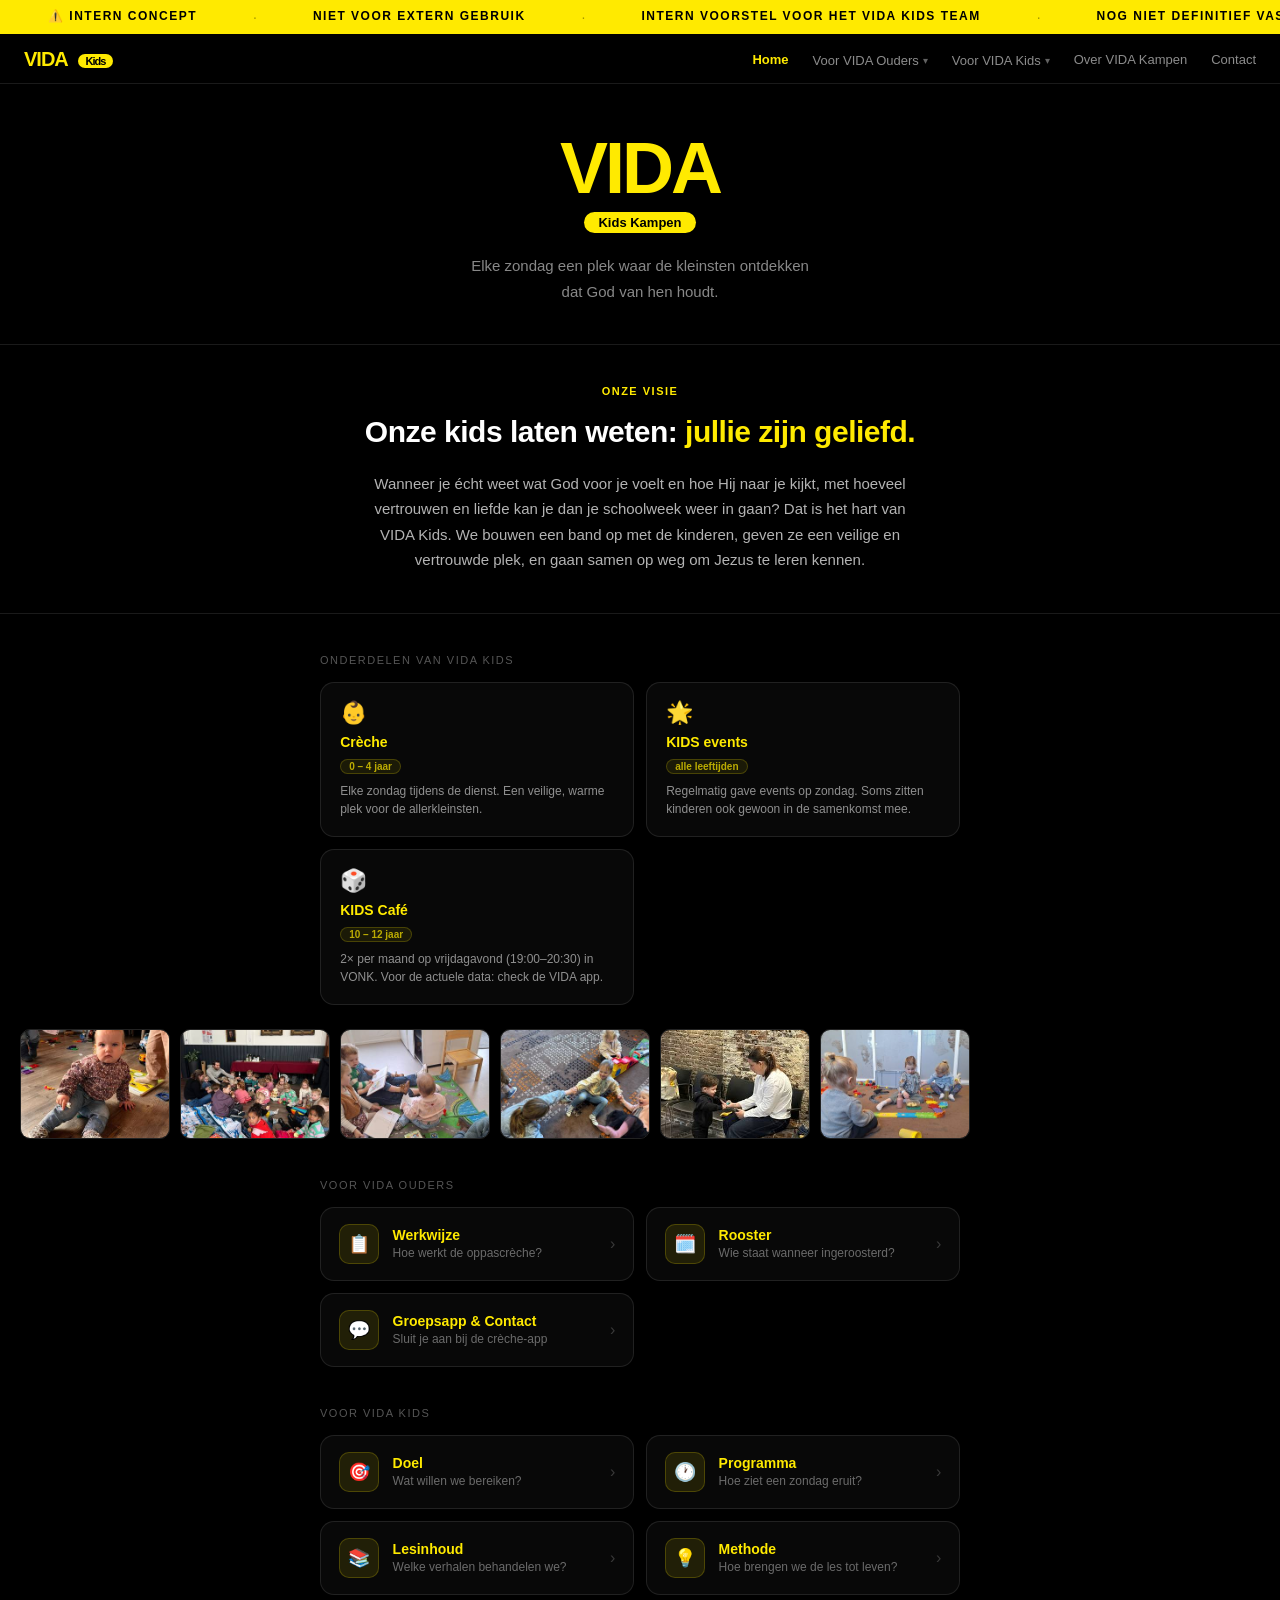
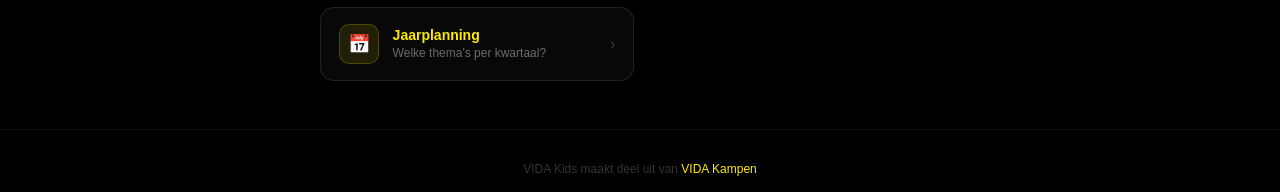
<file: index.html>
<!DOCTYPE html>
<html lang="nl">
<head>
  <meta charset="UTF-8" />
  <meta name="viewport" content="width=device-width, initial-scale=1.0" />
  <title>VIDA Kids Kampen</title>
  <meta name="description" content="VIDA Kids Kampen — elke zondag een plek waar de kleinsten ontdekken dat God van hen houdt." />
  <link rel="icon" type="image/png" href="favicon.png" />
  <link rel="apple-touch-icon" href="favicon.png" />
  <link rel="stylesheet" href="styles.css" />
</head>
<body>

  <div class="concept-banner">
    <div class="concept-banner-track">
      <span class="concept-item">⚠️ Intern concept</span><span class="concept-sep">·</span>
      <span class="concept-item">Niet voor extern gebruik</span><span class="concept-sep">·</span>
      <span class="concept-item">Intern voorstel voor het VIDA Kids team</span><span class="concept-sep">·</span>
      <span class="concept-item">Nog niet definitief vastgesteld</span><span class="concept-sep">·</span>
      <span class="concept-item">⚠️ Intern concept</span><span class="concept-sep">·</span>
      <span class="concept-item">Niet voor extern gebruik</span><span class="concept-sep">·</span>
      <span class="concept-item">Intern voorstel voor het VIDA Kids team</span><span class="concept-sep">·</span>
    </div>
  </div>

  <header class="header">
    <a class="header-logo" href="index.html">VIDA <span>Kids</span></a>
    <nav class="nav">
      <a href="index.html" class="nav-link active">Home</a>
      <div class="nav-group">
        <button class="nav-trigger" type="button">Voor VIDA Ouders <span class="nav-arrow">▾</span></button>
        <div class="nav-dropdown">
          <a href="werkwijze.html">Werkwijze</a>
          <a href="rooster.html">Rooster</a>
          <a href="aanmelden.html">Aanmelden</a>
        </div>
      </div>
      <div class="nav-group">
        <button class="nav-trigger" type="button">Voor VIDA Kids <span class="nav-arrow">▾</span></button>
        <div class="nav-dropdown">
          <a href="doel.html">Doel</a>
          <a href="programma.html">Programma</a>
          <a href="lesinhoud.html">Lesinhoud</a>
          <a href="methode.html">Methode</a>
          <a href="jaarplanning.html">Jaarplanning</a>
        </div>
      </div>
      <a href="vida-kampen.html" class="nav-link">Over VIDA Kampen</a>
      <a href="contact.html" class="nav-link">Contact</a>
    </nav>
    <button class="hamburger" type="button" aria-label="Menu" aria-expanded="false">
      <span></span><span></span><span></span>
    </button>
  </header>

  <div class="mobile-menu">
    <a href="index.html" class="active">Home</a>
    <div class="mobile-menu-group">
      <div class="mobile-menu-label">Voor VIDA Ouders</div>
      <a href="werkwijze.html">Werkwijze</a>
      <a href="rooster.html">Rooster</a>
      <a href="aanmelden.html">Aanmelden</a>
    </div>
    <div class="mobile-menu-group">
      <div class="mobile-menu-label">Voor VIDA Kids</div>
      <a href="doel.html">Doel</a>
      <a href="programma.html">Programma</a>
      <a href="lesinhoud.html">Lesinhoud</a>
      <a href="methode.html">Methode</a>
      <a href="jaarplanning.html">Jaarplanning</a>
    </div>
    <a href="vida-kampen.html">Over VIDA Kampen</a>
    <a href="contact.html">Contact</a>
  </div>

  <div class="hero">
    <div class="vida-wordmark">VIDA</div>
    <div><span class="vida-kids-badge">Kids Kampen</span></div>
    <p class="hero-tagline">Elke zondag een plek waar de kleinsten ontdekken dat God van hen houdt.</p>
  </div>

  <div class="visie-section">
    <div class="visie-label">Onze visie</div>
    <h2 class="visie-titel">Onze kids laten weten: <span>jullie zijn geliefd.</span></h2>
    <p class="visie-tekst">Wanneer je écht weet wat God voor je voelt en hoe Hij naar je kijkt, met hoeveel vertrouwen en liefde kan je dan je schoolweek weer in gaan? Dat is het hart van VIDA Kids. We bouwen een band op met de kinderen, geven ze een veilige en vertrouwde plek, en gaan samen op weg om Jezus te leren kennen.</p>
  </div>

  <div class="section">
    <div class="section-label">Onderdelen van VIDA Kids</div>
    <div class="componenten-grid">
      <div class="component-kaart">
        <div class="component-icon">👶</div>
        <div class="component-titel">Crèche</div>
        <span class="component-leeftijd">0 – 4 jaar</span>
        <div class="component-tekst">Elke zondag tijdens de dienst. Een veilige, warme plek voor de allerkleinsten.</div>
      </div>
      <div class="component-kaart">
        <div class="component-icon">🌟</div>
        <div class="component-titel">KIDS events</div>
        <span class="component-leeftijd">alle leeftijden</span>
        <div class="component-tekst">Regelmatig gave events op zondag. Soms zitten kinderen ook gewoon in de samenkomst mee.</div>
      </div>
      <div class="component-kaart">
        <div class="component-icon">🎲</div>
        <div class="component-titel">KIDS Café</div>
        <span class="component-leeftijd">10 – 12 jaar</span>
        <div class="component-tekst">2× per maand op vrijdagavond (19:00–20:30) in VONK. Voor de actuele data: check de VIDA app.</div>
      </div>
    </div>
  </div>

  <div class="foto-strip-wrap">
    <div class="foto-strip">
      <div class="foto-item"><img src="foto1.jpg" alt="VIDA Kids" loading="lazy" /></div>
      <div class="foto-item"><img src="foto2.jpg" alt="VIDA Kids" loading="lazy" /></div>
      <div class="foto-item"><img src="foto3.jpg" alt="VIDA Kids" loading="lazy" /></div>
      <div class="foto-item"><img src="foto4.jpg" alt="VIDA Kids" loading="lazy" /></div>
      <div class="foto-item"><img src="foto5.jpg" alt="VIDA Kids" loading="lazy" /></div>
      <div class="foto-item"><img src="foto6.jpg" alt="VIDA Kids" loading="lazy" /></div>
    </div>
  </div>

  <div class="section">
    <div class="section-label">Voor VIDA Ouders</div>
    <div class="kaarten-grid">
      <a class="kaart" href="werkwijze.html">
        <div class="kaart-icon">📋</div>
        <div>
          <div class="kaart-titel">Werkwijze</div>
          <div class="kaart-beschrijving">Hoe werkt de oppascrèche?</div>
        </div>
        <div class="kaart-arrow">›</div>
      </a>
      <a class="kaart" href="rooster.html">
        <div class="kaart-icon">🗓️</div>
        <div>
          <div class="kaart-titel">Rooster</div>
          <div class="kaart-beschrijving">Wie staat wanneer ingeroosterd?</div>
        </div>
        <div class="kaart-arrow">›</div>
      </a>
      <a class="kaart" href="contact.html">
        <div class="kaart-icon">💬</div>
        <div>
          <div class="kaart-titel">Groepsapp & Contact</div>
          <div class="kaart-beschrijving">Sluit je aan bij de crèche-app</div>
        </div>
        <div class="kaart-arrow">›</div>
      </a>
    </div>
  </div>

  <div class="section">
    <div class="section-label">Voor VIDA Kids</div>
    <div class="kaarten-grid">
      <a class="kaart" href="doel.html">
        <div class="kaart-icon">🎯</div>
        <div>
          <div class="kaart-titel">Doel</div>
          <div class="kaart-beschrijving">Wat willen we bereiken?</div>
        </div>
        <div class="kaart-arrow">›</div>
      </a>
      <a class="kaart" href="programma.html">
        <div class="kaart-icon">🕐</div>
        <div>
          <div class="kaart-titel">Programma</div>
          <div class="kaart-beschrijving">Hoe ziet een zondag eruit?</div>
        </div>
        <div class="kaart-arrow">›</div>
      </a>
      <a class="kaart" href="lesinhoud.html">
        <div class="kaart-icon">📚</div>
        <div>
          <div class="kaart-titel">Lesinhoud</div>
          <div class="kaart-beschrijving">Welke verhalen behandelen we?</div>
        </div>
        <div class="kaart-arrow">›</div>
      </a>
      <a class="kaart" href="methode.html">
        <div class="kaart-icon">💡</div>
        <div>
          <div class="kaart-titel">Methode</div>
          <div class="kaart-beschrijving">Hoe brengen we de les tot leven?</div>
        </div>
        <div class="kaart-arrow">›</div>
      </a>
      <a class="kaart" href="jaarplanning.html">
        <div class="kaart-icon">📅</div>
        <div>
          <div class="kaart-titel">Jaarplanning</div>
          <div class="kaart-beschrijving">Welke thema's per kwartaal?</div>
        </div>
        <div class="kaart-arrow">›</div>
      </a>
    </div>
  </div>

  <footer class="footer">VIDA Kids maakt deel uit van <span>VIDA Kampen</span></footer>

  <script src="script.js"></script>
</body>
</html>
</file>
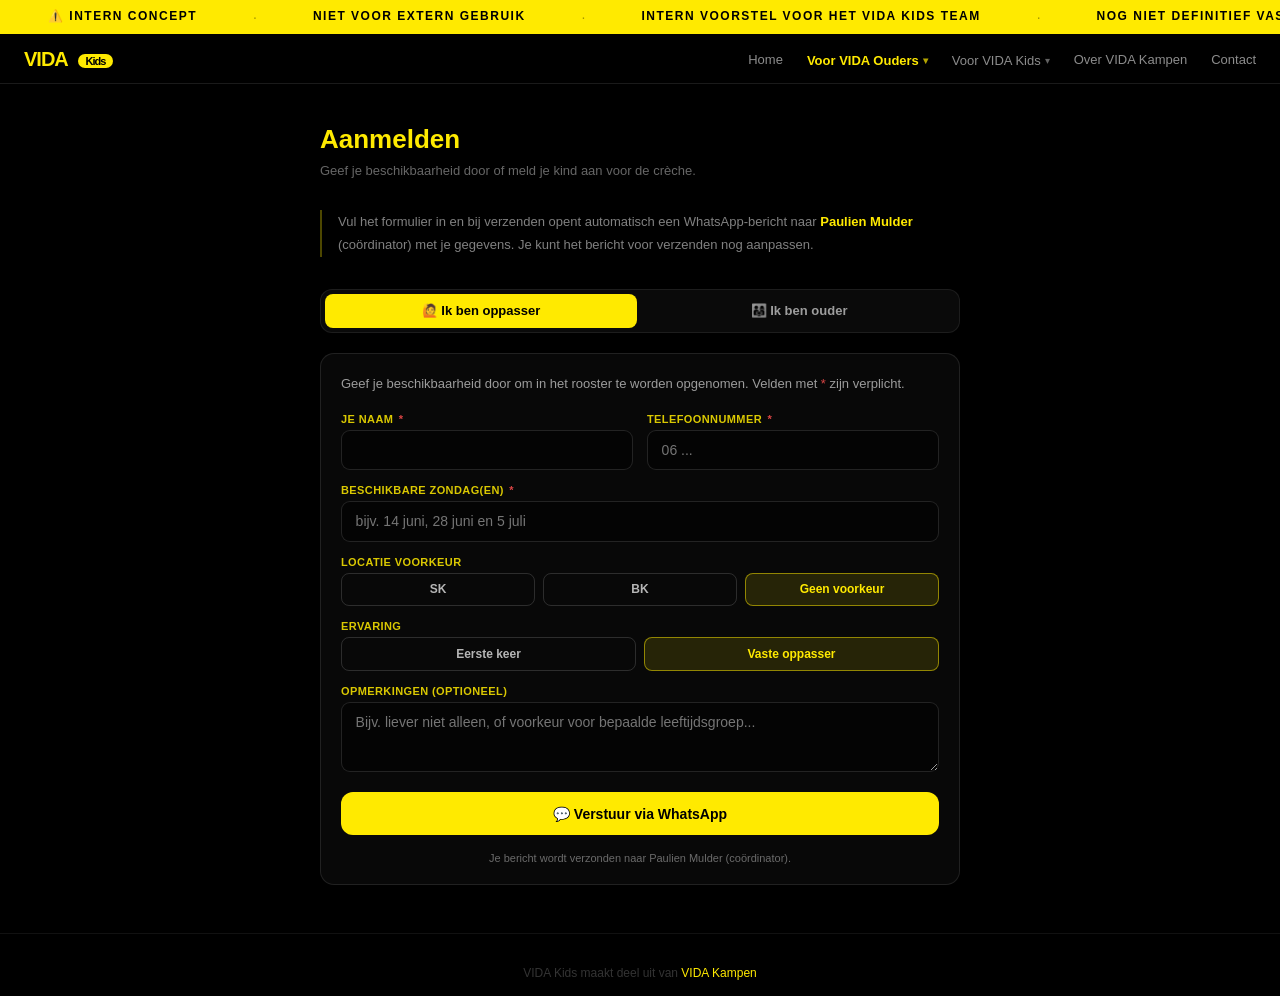
<file: aanmelden.html>
<!DOCTYPE html>
<html lang="nl">
<head>
  <meta charset="UTF-8" />
  <meta name="viewport" content="width=device-width, initial-scale=1.0" />
  <title>Aanmelden — VIDA Kids Kampen</title>
  <meta name="description" content="Geef je beschikbaarheid door als oppasser of meld je kind aan voor VIDA Kids." />
  <link rel="icon" type="image/png" href="favicon.png" />
  <link rel="apple-touch-icon" href="favicon.png" />
  <link rel="stylesheet" href="styles.css" />
</head>
<body>

  <div class="concept-banner">
    <div class="concept-banner-track">
      <span class="concept-item">⚠️ Intern concept</span><span class="concept-sep">·</span>
      <span class="concept-item">Niet voor extern gebruik</span><span class="concept-sep">·</span>
      <span class="concept-item">Intern voorstel voor het VIDA Kids team</span><span class="concept-sep">·</span>
      <span class="concept-item">Nog niet definitief vastgesteld</span><span class="concept-sep">·</span>
      <span class="concept-item">⚠️ Intern concept</span><span class="concept-sep">·</span>
      <span class="concept-item">Niet voor extern gebruik</span><span class="concept-sep">·</span>
      <span class="concept-item">Intern voorstel voor het VIDA Kids team</span><span class="concept-sep">·</span>
    </div>
  </div>

  <header class="header">
    <a class="header-logo" href="index.html">VIDA <span>Kids</span></a>
    <nav class="nav">
      <a href="index.html" class="nav-link">Home</a>
      <div class="nav-group has-active">
        <button class="nav-trigger" type="button">Voor VIDA Ouders <span class="nav-arrow">▾</span></button>
        <div class="nav-dropdown">
          <a href="werkwijze.html">Werkwijze</a>
          <a href="rooster.html">Rooster</a>
          <a href="aanmelden.html" class="active">Aanmelden</a>
        </div>
      </div>
      <div class="nav-group">
        <button class="nav-trigger" type="button">Voor VIDA Kids <span class="nav-arrow">▾</span></button>
        <div class="nav-dropdown">
          <a href="doel.html">Doel</a>
          <a href="programma.html">Programma</a>
          <a href="lesinhoud.html">Lesinhoud</a>
          <a href="methode.html">Methode</a>
          <a href="jaarplanning.html">Jaarplanning</a>
        </div>
      </div>
      <a href="vida-kampen.html" class="nav-link">Over VIDA Kampen</a>
      <a href="contact.html" class="nav-link">Contact</a>
    </nav>
    <button class="hamburger" type="button" aria-label="Menu" aria-expanded="false">
      <span></span><span></span><span></span>
    </button>
  </header>

  <div class="mobile-menu">
    <a href="index.html">Home</a>
    <div class="mobile-menu-group">
      <div class="mobile-menu-label">Voor VIDA Ouders</div>
      <a href="werkwijze.html">Werkwijze</a>
      <a href="rooster.html">Rooster</a>
      <a href="aanmelden.html" class="active">Aanmelden</a>
    </div>
    <div class="mobile-menu-group">
      <div class="mobile-menu-label">Voor VIDA Kids</div>
      <a href="doel.html">Doel</a>
      <a href="programma.html">Programma</a>
      <a href="lesinhoud.html">Lesinhoud</a>
      <a href="methode.html">Methode</a>
      <a href="jaarplanning.html">Jaarplanning</a>
    </div>
    <a href="vida-kampen.html">Over VIDA Kampen</a>
    <a href="contact.html">Contact</a>
  </div>

  <main class="section">
    <div class="section-title">Aanmelden</div>
    <div class="section-subtitle">Geef je beschikbaarheid door of meld je kind aan voor de crèche.</div>
    <p class="intro-text">Vul het formulier in en bij verzenden opent automatisch een WhatsApp-bericht naar <strong style="color:#FFEA00;">Paulien Mulder</strong> (coördinator) met je gegevens. Je kunt het bericht voor verzenden nog aanpassen.</p>

    <div class="aanmeld-tabs" role="tablist">
      <button class="aanmeld-tab actief" type="button" data-target="form-oppasser">🙋 Ik ben oppasser</button>
      <button class="aanmeld-tab" type="button" data-target="form-ouder">👨‍👩‍👧 Ik ben ouder</button>
    </div>

    <!-- OPPASSER -->
    <form class="aanmeld-form actief" id="form-oppasser" onsubmit="return submitAanmelden(event, 'oppasser')">
      <div class="form-intro">Geef je beschikbaarheid door om in het rooster te worden opgenomen. Velden met <span style="color:rgba(255,80,80,0.85)">*</span> zijn verplicht.</div>

      <div class="form-row">
        <div class="form-field">
          <label>Je naam <span class="req">*</span></label>
          <input class="form-input" type="text" name="naam" required>
        </div>
        <div class="form-field">
          <label>Telefoonnummer <span class="req">*</span></label>
          <input class="form-input" type="tel" name="telefoon" required placeholder="06 ...">
        </div>
      </div>

      <div class="form-field">
        <label>Beschikbare zondag(en) <span class="req">*</span></label>
        <input class="form-input" type="text" name="data" required placeholder="bijv. 14 juni, 28 juni en 5 juli">
      </div>

      <div class="form-field">
        <label>Locatie voorkeur</label>
        <div class="form-radio-group">
          <div class="form-radio">
            <input type="radio" name="locatie" id="op-sk" value="Stadskazerne (SK)">
            <label for="op-sk">SK</label>
          </div>
          <div class="form-radio">
            <input type="radio" name="locatie" id="op-bk" value="Bovenkerk (BK)">
            <label for="op-bk">BK</label>
          </div>
          <div class="form-radio">
            <input type="radio" name="locatie" id="op-geen" value="Geen voorkeur" checked>
            <label for="op-geen">Geen voorkeur</label>
          </div>
        </div>
      </div>

      <div class="form-field">
        <label>Ervaring</label>
        <div class="form-radio-group">
          <div class="form-radio">
            <input type="radio" name="ervaring" id="op-eerste" value="Eerste keer">
            <label for="op-eerste">Eerste keer</label>
          </div>
          <div class="form-radio">
            <input type="radio" name="ervaring" id="op-vast" value="Vaste oppasser" checked>
            <label for="op-vast">Vaste oppasser</label>
          </div>
        </div>
      </div>

      <div class="form-field">
        <label>Opmerkingen (optioneel)</label>
        <textarea class="form-textarea" name="opmerking" placeholder="Bijv. liever niet alleen, of voorkeur voor bepaalde leeftijdsgroep..."></textarea>
      </div>

      <button class="form-submit" type="submit">
        💬 Verstuur via WhatsApp
      </button>
      <div class="form-hint">Je bericht wordt verzonden naar Paulien Mulder (coördinator).</div>
    </form>

    <!-- OUDER -->
    <form class="aanmeld-form" id="form-ouder" onsubmit="return submitAanmelden(event, 'ouder')">
      <div class="form-intro">Meld je kind aan voor de oppascrèche (0–4 jaar). Velden met <span style="color:rgba(255,80,80,0.85)">*</span> zijn verplicht.</div>

      <div class="form-row">
        <div class="form-field">
          <label>Je naam (ouder) <span class="req">*</span></label>
          <input class="form-input" type="text" name="ouder" required>
        </div>
        <div class="form-field">
          <label>Telefoonnummer <span class="req">*</span></label>
          <input class="form-input" type="tel" name="telefoon" required placeholder="06 ...">
        </div>
      </div>

      <div class="form-row">
        <div class="form-field">
          <label>Naam kind <span class="req">*</span></label>
          <input class="form-input" type="text" name="kind" required>
        </div>
        <div class="form-field">
          <label>Leeftijd <span class="req">*</span></label>
          <input class="form-input" type="text" name="leeftijd" required placeholder="bijv. 2 jaar">
        </div>
      </div>

      <div class="form-field">
        <label>Aanwezig op</label>
        <input class="form-input" type="text" name="data" placeholder="bijv. structureel elke zondag, of 14 juni">
      </div>

      <div class="form-field">
        <label>Eerste keer bij VIDA Kids?</label>
        <div class="form-radio-group">
          <div class="form-radio">
            <input type="radio" name="eerste" id="ou-ja" value="Ja, eerste keer" checked>
            <label for="ou-ja">Ja</label>
          </div>
          <div class="form-radio">
            <input type="radio" name="eerste" id="ou-nee" value="Nee, al eerder geweest">
            <label for="ou-nee">Nee</label>
          </div>
        </div>
      </div>

      <div class="form-field">
        <label>Allergieën / bijzonderheden (optioneel)</label>
        <textarea class="form-textarea" name="bijzonderheden" placeholder="Bijv. allergieën, slaapritme, dingen die we moeten weten..."></textarea>
      </div>

      <button class="form-submit" type="submit">
        💬 Verstuur via WhatsApp
      </button>
      <div class="form-hint">Je bericht wordt verzonden naar Paulien Mulder (coördinator).</div>
    </form>
  </main>

  <footer class="footer">VIDA Kids maakt deel uit van <span>VIDA Kampen</span></footer>

  <script src="script.js"></script>
  <script>
    // Tab-switcher
    document.querySelectorAll('.aanmeld-tab').forEach(function (tab) {
      tab.addEventListener('click', function () {
        document.querySelectorAll('.aanmeld-tab').forEach(function (t) { t.classList.remove('actief'); });
        document.querySelectorAll('.aanmeld-form').forEach(function (f) { f.classList.remove('actief'); });
        tab.classList.add('actief');
        document.getElementById(tab.dataset.target).classList.add('actief');
      });
    });

    // Verzenden naar WhatsApp van Paulien (+31 6 15 90 66 54)
    window.submitAanmelden = function (e, type) {
      e.preventDefault();
      var fd = new FormData(e.target);
      var get = function (k) { return (fd.get(k) || '').toString().trim() || '—'; };
      var msg;
      if (type === 'oppasser') {
        msg =
          'Hi Paulien, ik wil mijn beschikbaarheid doorgeven voor de oppascrèche.\n\n' +
          '• Naam: ' + get('naam') + '\n' +
          '• Telefoon: ' + get('telefoon') + '\n' +
          '• Beschikbaar: ' + get('data') + '\n' +
          '• Locatie: ' + get('locatie') + '\n' +
          '• Ervaring: ' + get('ervaring') + '\n' +
          '• Opmerking: ' + get('opmerking');
      } else {
        msg =
          'Hi Paulien, ik wil mijn kind aanmelden voor de oppascrèche.\n\n' +
          '• Ouder: ' + get('ouder') + '\n' +
          '• Telefoon: ' + get('telefoon') + '\n' +
          '• Kind: ' + get('kind') + ' (' + get('leeftijd') + ')\n' +
          '• Aanwezig op: ' + get('data') + '\n' +
          '• Eerste keer: ' + get('eerste') + '\n' +
          '• Bijzonderheden: ' + get('bijzonderheden');
      }
      var url = 'https://wa.me/31615906654?text=' + encodeURIComponent(msg);
      window.open(url, '_blank', 'noopener');
      return false;
    };
  </script>
</body>
</html>
</file>
<file: styles.css>
* { box-sizing: border-box; margin: 0; padding: 0; }

body {
  background: #000;
  font-family: -apple-system, BlinkMacSystemFont, 'Segoe UI', sans-serif;
  color: #fff;
  min-height: 100vh;
}

/* CONCEPT BANNER */
.concept-banner {
  background: #FFEA00;
  color: #000;
  position: sticky;
  top: 0;
  z-index: 200;
  border-bottom: 2px solid #000;
  overflow: hidden;
  height: 36px;
  display: flex;
  align-items: center;
}
@keyframes ticker {
  0%   { transform: translateX(100vw); }
  100% { transform: translateX(-100%); }
}
.concept-banner-track {
  display: flex;
  white-space: nowrap;
  animation: ticker 55s linear infinite;
  will-change: transform;
}
.concept-item {
  font-size: 12px;
  font-weight: 700;
  letter-spacing: 1.5px;
  text-transform: uppercase;
  color: #000;
  padding: 0 3rem;
}
.concept-sep {
  font-size: 14px;
  opacity: 0.35;
  padding: 0 0.5rem;
}

/* HEADER */
.header {
  position: sticky;
  top: 36px;
  z-index: 100;
  background: #000;
  border-bottom: 1px solid #1a1a1a;
  padding: 0.75rem 1.5rem;
  display: flex;
  align-items: center;
  justify-content: space-between;
  gap: 1rem;
}
.header-logo {
  font-size: 20px;
  font-weight: 700;
  color: #FFEA00;
  letter-spacing: -1px;
  flex-shrink: 0;
  text-decoration: none;
}
.header-logo span {
  font-size: 11px;
  font-weight: 600;
  color: #000;
  background: #FFEA00;
  padding: 1px 8px;
  border-radius: 20px;
  margin-left: 6px;
  vertical-align: middle;
}

/* DESKTOP NAV met dropdowns */
.nav {
  display: flex;
  align-items: center;
  gap: 1.5rem;
}
.nav .nav-link,
.nav .nav-trigger {
  font-size: 13px;
  color: rgba(255,255,255,0.55);
  text-decoration: none;
  background: none;
  border: none;
  padding: 0;
  cursor: pointer;
  font-family: inherit;
  transition: color 0.15s;
  display: inline-flex;
  align-items: center;
  gap: 4px;
  white-space: nowrap;
}
.nav .nav-link:hover,
.nav .nav-link.active,
.nav .nav-trigger:hover,
.nav-group:hover .nav-trigger,
.nav-group.has-active .nav-trigger { color: #FFEA00; font-weight: 600; }
.nav-arrow { font-size: 10px; opacity: 0.7; }

.nav-group {
  position: relative;
}
.nav-dropdown {
  position: absolute;
  top: calc(100% + 8px);
  left: 50%;
  transform: translateX(-50%) translateY(-4px);
  background: #0a0a0a;
  border: 1px solid #1f1f1f;
  border-radius: 12px;
  padding: 6px;
  min-width: 200px;
  display: flex;
  flex-direction: column;
  opacity: 0;
  pointer-events: none;
  transition: opacity 0.15s, transform 0.15s;
  z-index: 110;
  box-shadow: 0 8px 24px rgba(0,0,0,0.5);
}
.nav-group:hover .nav-dropdown,
.nav-group:focus-within .nav-dropdown {
  opacity: 1;
  transform: translateX(-50%) translateY(0);
  pointer-events: auto;
}
.nav-dropdown a {
  font-size: 13px;
  color: rgba(255,255,255,0.7);
  text-decoration: none;
  padding: 8px 12px;
  border-radius: 8px;
  transition: background 0.12s, color 0.12s;
  white-space: nowrap;
}
.nav-dropdown a:hover,
.nav-dropdown a.active {
  background: rgba(255,234,0,0.1);
  color: #FFEA00;
}

/* HAMBURGER (mobiel) */
.hamburger {
  display: none;
  background: none;
  border: none;
  width: 32px;
  height: 32px;
  flex-direction: column;
  justify-content: center;
  align-items: center;
  gap: 5px;
  cursor: pointer;
  padding: 0;
  flex-shrink: 0;
}
.hamburger span {
  display: block;
  width: 22px;
  height: 2px;
  background: #FFEA00;
  border-radius: 2px;
  transition: transform 0.2s, opacity 0.2s;
}
.mobile-menu-open .hamburger span:nth-child(1) { transform: translateY(7px) rotate(45deg); }
.mobile-menu-open .hamburger span:nth-child(2) { opacity: 0; }
.mobile-menu-open .hamburger span:nth-child(3) { transform: translateY(-7px) rotate(-45deg); }

/* MOBIEL MENU OVERLAY */
.mobile-menu {
  position: fixed;
  inset: 0;
  background: #000;
  z-index: 90;
  padding: 5rem 1.5rem 2rem;
  display: none;
  flex-direction: column;
  gap: 1.5rem;
  overflow-y: auto;
}
.mobile-menu-open .mobile-menu { display: flex; }
.mobile-menu > a {
  font-size: 18px;
  font-weight: 600;
  color: #fff;
  text-decoration: none;
  padding: 6px 0;
}
.mobile-menu > a.active { color: #FFEA00; }
.mobile-menu-group {
  display: flex;
  flex-direction: column;
  gap: 4px;
}
.mobile-menu-label {
  font-size: 11px;
  font-weight: 700;
  color: #FFEA00;
  letter-spacing: 1.5px;
  text-transform: uppercase;
  padding-bottom: 0.5rem;
  border-bottom: 1px solid rgba(255,234,0,0.2);
  margin-bottom: 0.5rem;
}
.mobile-menu-group a {
  font-size: 16px;
  color: rgba(255,255,255,0.85);
  text-decoration: none;
  padding: 8px 0;
}
.mobile-menu-group a.active { color: #FFEA00; font-weight: 600; }

/* HERO */
.hero {
  padding: 3rem 1.5rem 2.5rem;
  text-align: center;
  border-bottom: 1px solid #1a1a1a;
}
.vida-wordmark {
  font-size: clamp(48px, 12vw, 72px);
  font-weight: 700;
  color: #FFEA00;
  letter-spacing: -3px;
  line-height: 1;
}
.vida-kids-badge {
  display: inline-block;
  background: #FFEA00;
  color: #000;
  font-size: 13px;
  font-weight: 600;
  padding: 3px 14px;
  border-radius: 20px;
  margin-top: 8px;
}
.hero-tagline {
  font-size: 15px;
  color: #888;
  margin-top: 1.25rem;
  max-width: 340px;
  margin-left: auto;
  margin-right: auto;
  line-height: 1.7;
}

/* SECTIONS */
.section {
  padding: 2.5rem 1.25rem 0;
  max-width: 680px;
  margin: 0 auto;
}
.section-label {
  font-size: 11px;
  letter-spacing: 1.5px;
  color: #555;
  text-transform: uppercase;
  margin-bottom: 1rem;
}
.section-title {
  font-size: 26px;
  font-weight: 700;
  color: #FFEA00;
  margin-bottom: 0.5rem;
}
.section-subtitle {
  font-size: 13px;
  color: rgba(255,255,255,0.4);
  margin-bottom: 2rem;
}
.intro-text {
  font-size: 13px;
  color: rgba(255,255,255,0.5);
  line-height: 1.8;
  border-left: 2px solid rgba(255,234,0,0.3);
  padding-left: 1rem;
  margin-bottom: 2rem;
}

/* VISIE */
.visie-section {
  padding: 2.5rem 1.5rem;
  border-bottom: 1px solid #1a1a1a;
}
.visie-label {
  font-size: 11px;
  font-weight: 600;
  color: #FFEA00;
  letter-spacing: 1.5px;
  text-transform: uppercase;
  margin-bottom: 1rem;
  text-align: center;
}
.visie-titel {
  font-size: clamp(22px, 5vw, 30px);
  font-weight: 700;
  color: #fff;
  text-align: center;
  line-height: 1.25;
  max-width: 640px;
  margin: 0 auto 1.25rem;
  letter-spacing: -0.5px;
}
.visie-titel span { color: #FFEA00; }
.visie-tekst {
  font-size: 15px;
  color: rgba(255,255,255,0.7);
  line-height: 1.7;
  text-align: center;
  max-width: 560px;
  margin: 0 auto;
}

/* FOTO STRIP (single set, scrollable) */
.foto-strip-wrap {
  overflow-x: auto;
  width: 100%;
  background: #000;
  padding: 1.5rem 1.25rem 0;
  scrollbar-width: none;
  -webkit-overflow-scrolling: touch;
}
.foto-strip-wrap::-webkit-scrollbar { display: none; }
.foto-strip {
  display: flex;
  gap: 10px;
  width: max-content;
}
.foto-item {
  width: 150px;
  height: 110px;
  border-radius: 10px;
  overflow: hidden;
  flex-shrink: 0;
  border: 1px solid #222;
}
.foto-item img {
  width: 100%;
  height: 100%;
  object-fit: cover;
  display: block;
}

/* KAARTEN (home) */
.kaarten-grid {
  display: grid;
  grid-template-columns: repeat(auto-fit, minmax(280px, 1fr));
  gap: 12px;
  margin-top: 1rem;
}
.kaart {
  display: flex;
  align-items: center;
  gap: 14px;
  padding: 1rem 1.1rem;
  background: rgba(255,255,255,0.03);
  border: 0.5px solid rgba(255,255,255,0.1);
  border-radius: 14px;
  transition: border-color 0.15s, background 0.15s;
  text-decoration: none;
}
.kaart:hover {
  border-color: rgba(255,234,0,0.4);
  background: rgba(255,234,0,0.04);
}
.kaart-icon {
  width: 40px;
  height: 40px;
  border-radius: 10px;
  background: rgba(255,234,0,0.1);
  border: 0.5px solid rgba(255,234,0,0.2);
  display: flex;
  align-items: center;
  justify-content: center;
  font-size: 18px;
  flex-shrink: 0;
}
.kaart-titel { font-size: 14px; font-weight: 600; color: #FFEA00; margin-bottom: 2px; }
.kaart-beschrijving { font-size: 12px; color: rgba(255,255,255,0.4); line-height: 1.4; }
.kaart-arrow { margin-left: auto; color: rgba(255,255,255,0.2); font-size: 16px; flex-shrink: 0; }

/* DOEL ITEMS */
.doel-lijst { display: flex; flex-direction: column; gap: 12px; }
.doel-item {
  display: flex;
  align-items: flex-start;
  gap: 14px;
  padding: 1rem 1.1rem;
  background: rgba(255,255,255,0.03);
  border: 0.5px solid rgba(255,255,255,0.1);
  border-radius: 14px;
}
.doel-icon {
  width: 36px;
  height: 36px;
  border-radius: 9px;
  background: rgba(255,234,0,0.1);
  border: 0.5px solid rgba(255,234,0,0.2);
  display: flex;
  align-items: center;
  justify-content: center;
  font-size: 16px;
  flex-shrink: 0;
  margin-top: 2px;
}
.doel-titel { font-size: 13px; font-weight: 600; color: #FFEA00; margin-bottom: 4px; }
.doel-tekst { font-size: 12px; color: rgba(255,255,255,0.45); line-height: 1.6; }

/* BIJBELTEKST (klikbare afkorting + pop-up) */
.vers-chips {
  margin-top: 10px;
  display: flex;
  flex-wrap: wrap;
  gap: 6px;
}
.vers-chips .vers-chip { margin-top: 0; }
.vers-chip {
  margin-top: 10px;
  display: inline-flex;
  align-items: center;
  gap: 5px;
  font-size: 11px;
  font-weight: 600;
  color: #FFEA00;
  background: rgba(255,234,0,0.1);
  border: 0.5px solid rgba(255,234,0,0.25);
  border-radius: 20px;
  padding: 4px 11px;
  cursor: pointer;
  user-select: none;
  transition: background 0.15s, border-color 0.15s;
}
.vers-chip:hover, .vers-chip:active {
  background: rgba(255,234,0,0.18);
  border-color: rgba(255,234,0,0.5);
}
.vers-chip::before { content: "📖"; font-size: 11px; }

/* POP-UP / MODAL */
.vers-modal-overlay {
  position: fixed;
  inset: 0;
  background: rgba(0,0,0,0.75);
  backdrop-filter: blur(3px);
  -webkit-backdrop-filter: blur(3px);
  z-index: 1000;
  display: none;
  align-items: center;
  justify-content: center;
  padding: 1.5rem;
}
.vers-modal-overlay.open { display: flex; }
.vers-modal {
  background: #111;
  border: 0.5px solid rgba(255,234,0,0.3);
  border-radius: 18px;
  max-width: 440px;
  width: 100%;
  padding: 1.75rem 1.5rem 1.5rem;
  position: relative;
  animation: versPop 0.2s ease;
}
@keyframes versPop {
  from { opacity: 0; transform: scale(0.94); }
  to   { opacity: 1; transform: scale(1); }
}
.vers-modal-close {
  position: absolute;
  top: 12px;
  right: 12px;
  width: 32px;
  height: 32px;
  border-radius: 50%;
  background: rgba(255,255,255,0.08);
  border: none;
  color: rgba(255,255,255,0.6);
  font-size: 18px;
  line-height: 1;
  cursor: pointer;
  display: flex;
  align-items: center;
  justify-content: center;
  transition: background 0.15s;
}
.vers-modal-close:hover { background: rgba(255,255,255,0.15); color: #fff; }
.vers-modal-ref {
  font-size: 12px;
  font-weight: 700;
  color: #FFEA00;
  letter-spacing: 0.5px;
  text-transform: uppercase;
  margin-bottom: 0.9rem;
}
.vers-modal-tekst {
  font-size: 16px;
  color: rgba(255,255,255,0.9);
  line-height: 1.75;
  font-style: italic;
}

/* TIJDLIJN (programma) */
.tijdlijn { position: relative; }
.tijdlijn::before {
  content: '';
  position: absolute;
  left: 5.5rem;
  top: 0;
  bottom: 0;
  width: 1px;
  background: rgba(255,234,0,0.12);
}
.tijdblok {
  display: flex;
  gap: 1.5rem;
  margin-bottom: 1rem;
}
.tijdblok-tijd {
  width: 4.5rem;
  flex-shrink: 0;
  padding-top: 1rem;
  text-align: right;
  font-size: 13px;
  font-weight: 600;
  color: #FFEA00;
}
.tijdblok-dot-col {
  display: flex;
  flex-direction: column;
  align-items: center;
  flex-shrink: 0;
  padding-top: 1rem;
}
.tijdblok-dot {
  width: 14px;
  height: 14px;
  border-radius: 50%;
  border: 2px solid rgba(255,234,0,0.3);
  background: #000;
  z-index: 1;
  flex-shrink: 0;
}
.tijdblok-dot.nieuw { background: #FFEA00; border-color: #FFEA00; }
.tijdblok-kaart {
  flex: 1;
  padding: 0.9rem 1rem;
  background: rgba(255,255,255,0.03);
  border: 0.5px solid rgba(255,255,255,0.1);
  border-radius: 12px;
  display: flex;
  align-items: flex-start;
  gap: 10px;
}
.tijdblok-kaart.nieuw {
  background: rgba(255,234,0,0.04);
  border-color: rgba(255,234,0,0.3);
}
.tijdblok-kaart-icon { font-size: 15px; flex-shrink: 0; margin-top: 1px; }
.tijdblok-titel { font-size: 13px; font-weight: 600; color: #FFEA00; margin-bottom: 3px; display: flex; align-items: center; gap: 6px; }
.nieuw-badge {
  font-size: 9px;
  background: #FFEA00;
  color: #000;
  font-weight: 700;
  padding: 1px 6px;
  border-radius: 20px;
  text-transform: uppercase;
  letter-spacing: 0.5px;
}
.tijdblok-beschrijving { font-size: 12px; color: rgba(255,255,255,0.4); line-height: 1.5; }

/* LESINHOUD SERIES */
.series-lijst { display: flex; flex-direction: column; gap: 14px; }
.serie-kaart {
  background: rgba(255,255,255,0.03);
  border: 0.5px solid rgba(255,255,255,0.1);
  border-radius: 14px;
  overflow: hidden;
}
.serie-header {
  display: flex;
  align-items: center;
  gap: 12px;
  padding: 1rem;
  border-bottom: 0.5px solid rgba(255,255,255,0.05);
}
.serie-icon {
  width: 36px;
  height: 36px;
  border-radius: 9px;
  background: rgba(255,234,0,0.1);
  border: 0.5px solid rgba(255,234,0,0.2);
  display: flex;
  align-items: center;
  justify-content: center;
  font-size: 16px;
  flex-shrink: 0;
}
.serie-titel { font-size: 13px; font-weight: 600; color: #FFEA00; }
.serie-thema {
  font-size: 10px;
  color: #FFEA00;
  background: rgba(255,234,0,0.1);
  border: 0.5px solid rgba(255,234,0,0.2);
  padding: 1px 8px;
  border-radius: 20px;
  margin-top: 2px;
  display: inline-block;
}
.serie-leeftijd { font-size: 11px; color: rgba(255,255,255,0.25); margin-top: 1px; }
.serie-body { padding: 0.9rem 1rem; }
.serie-kernteksten {
  margin: 0 0 12px;
  padding-bottom: 10px;
  border-bottom: 0.5px solid rgba(255,255,255,0.06);
}
.serie-kernteksten-label {
  font-size: 10px;
  font-weight: 700;
  color: rgba(255,234,0,0.65);
  letter-spacing: 1px;
  text-transform: uppercase;
  margin-bottom: 6px;
}
.serie-kernteksten .vers-chips { margin-top: 0; }
.serie-verhaal {
  display: flex;
  align-items: center;
  gap: 8px;
  margin-bottom: 6px;
  font-size: 12px;
  color: rgba(255,255,255,0.45);
  cursor: pointer;
  transition: color 0.15s;
}
.serie-verhaal:hover, .serie-verhaal:active { color: #FFEA00; }
.serie-verhaal::before {
  content: '';
  width: 4px;
  height: 4px;
  border-radius: 50%;
  background: rgba(255,234,0,0.4);
  flex-shrink: 0;
}
.serie-verhaal::after {
  content: '📖';
  font-size: 10px;
  margin-left: auto;
  opacity: 0;
  transition: opacity 0.15s;
}
.serie-verhaal:hover::after, .serie-verhaal:active::after { opacity: 0.7; }

/* METHODE */
.methode-lijst { display: flex; flex-direction: column; gap: 12px; }
.methode-kaart {
  padding: 1rem;
  background: rgba(255,255,255,0.03);
  border: 0.5px solid rgba(255,255,255,0.1);
  border-radius: 14px;
}
.methode-header { display: flex; align-items: flex-start; gap: 12px; }
.methode-icon {
  width: 36px;
  height: 36px;
  border-radius: 9px;
  background: rgba(255,234,0,0.1);
  border: 0.5px solid rgba(255,234,0,0.2);
  display: flex;
  align-items: center;
  justify-content: center;
  font-size: 16px;
  flex-shrink: 0;
}
.methode-titel { font-size: 13px; font-weight: 600; color: #FFEA00; margin-bottom: 3px; }
.methode-tekst { font-size: 12px; color: rgba(255,255,255,0.45); line-height: 1.6; }

/* JAARPLANNING */
.kwartaal-lijst { display: flex; flex-direction: column; gap: 20px; }
.kwartaal-kaart {
  background: rgba(255,255,255,0.03);
  border: 0.5px solid rgba(255,255,255,0.1);
  border-radius: 16px;
  overflow: hidden;
}
.kwartaal-header {
  display: flex;
  align-items: center;
  gap: 14px;
  padding: 1rem 1.25rem;
  border-bottom: 0.5px solid rgba(255,255,255,0.06);
}
.kwartaal-nummer {
  width: 38px;
  height: 38px;
  border-radius: 10px;
  background: #FFEA00;
  color: #000;
  font-size: 13px;
  font-weight: 700;
  display: flex;
  align-items: center;
  justify-content: center;
  flex-shrink: 0;
}
.kwartaal-kaart.geweest .kwartaal-nummer {
  background: rgba(255,234,0,0.15);
  color: rgba(255,234,0,0.6);
}
.kwartaal-naam { font-size: 14px; font-weight: 600; color: #fff; }
.kwartaal-periode { font-size: 11px; color: rgba(255,255,255,0.3); margin-top: 1px; }
.kwartaal-body { padding: 1rem 1.25rem; display: flex; flex-direction: column; gap: 10px; }
.maand-rij {
  display: flex;
  align-items: flex-start;
  gap: 12px;
}
.maand-rij.geweest .maand-label { color: rgba(255,234,0,0.4); }
.maand-rij.geweest .maand-serie { color: rgba(255,255,255,0.4); }
.maand-label {
  width: 60px;
  flex-shrink: 0;
  font-size: 11px;
  font-weight: 600;
  color: rgba(255,234,0,0.7);
  text-transform: uppercase;
  letter-spacing: 0.5px;
  padding-top: 2px;
}
.maand-content { flex: 1; }
.maand-serie {
  font-size: 13px;
  font-weight: 600;
  color: #fff;
  margin-bottom: 2px;
}
.maand-thema {
  display: inline-block;
  font-size: 10px;
  color: #FFEA00;
  background: rgba(255,234,0,0.08);
  border: 0.5px solid rgba(255,234,0,0.2);
  padding: 1px 8px;
  border-radius: 20px;
}
.check-badge {
  display: inline-flex;
  align-items: center;
  gap: 4px;
  font-size: 10px;
  font-weight: 600;
  color: #FFEA00;
  background: rgba(255,234,0,0.1);
  border: 0.5px solid rgba(255,234,0,0.3);
  padding: 2px 8px;
  border-radius: 20px;
  margin-left: 6px;
}
.huidig-badge {
  display: inline-flex;
  align-items: center;
  gap: 4px;
  font-size: 10px;
  font-weight: 600;
  color: #000;
  background: #FFEA00;
  padding: 2px 8px;
  border-radius: 20px;
  margin-left: 6px;
}
.bijzonder-rij {
  display: flex;
  align-items: center;
  gap: 8px;
  padding: 8px 10px;
  background: rgba(255,234,0,0.05);
  border: 0.5px solid rgba(255,234,0,0.15);
  border-radius: 8px;
  margin-top: 4px;
}
.bijzonder-icon { font-size: 14px; flex-shrink: 0; }
.bijzonder-tekst { font-size: 11px; color: rgba(255,255,255,0.5); }
.bijzonder-tekst strong { color: rgba(255,234,0,0.8); font-weight: 600; }

/* CONTACT */
.contact-lijst {
  display: flex;
  flex-direction: column;
  gap: 0.75rem;
  margin-top: 1.5rem;
}
.contact-item {
  display: flex;
  align-items: flex-start;
  gap: 1rem;
  padding: 1.1rem 1.2rem;
  background: #0a0a0a;
  border: 1px solid #1a1a1a;
  border-radius: 14px;
  text-decoration: none;
  color: inherit;
  transition: border-color 0.15s, transform 0.15s;
}
a.contact-item:hover {
  border-color: rgba(255,234,0,0.4);
  transform: translateY(-1px);
}
.contact-icon {
  font-size: 22px;
  flex-shrink: 0;
  width: 36px;
  height: 36px;
  display: flex;
  align-items: center;
  justify-content: center;
  background: rgba(255,234,0,0.08);
  border-radius: 10px;
}
.contact-label {
  font-size: 11px;
  font-weight: 600;
  color: #FFEA00;
  text-transform: uppercase;
  letter-spacing: 0.5px;
  margin-bottom: 3px;
}
.contact-waarde {
  font-size: 14px;
  color: #fff;
  line-height: 1.5;
  word-break: break-word;
}
.contact-extra {
  font-size: 12px;
  color: rgba(255,255,255,0.45);
  margin-top: 2px;
}
.contact-cta {
  margin-top: 2rem;
  padding: 1.5rem;
  background: linear-gradient(135deg, rgba(255,234,0,0.08), rgba(255,234,0,0.02));
  border: 1px solid rgba(255,234,0,0.2);
  border-radius: 16px;
  text-align: center;
}
.contact-cta-titel {
  font-size: 16px;
  font-weight: 700;
  color: #FFEA00;
  margin-bottom: 0.4rem;
}
.contact-cta-tekst {
  font-size: 13px;
  color: rgba(255,255,255,0.6);
  line-height: 1.6;
}

/* FOOTER */
.footer {
  text-align: center;
  padding: 2rem 1.5rem 1rem;
  color: #333;
  font-size: 12px;
  border-top: 1px solid #111;
  margin-top: 3rem;
}
.footer span { color: #FFEA00; }

/* WERKWIJZE STAPPEN */
.stap-lijst { display: flex; flex-direction: column; gap: 14px; }
.stap-kaart {
  background: rgba(255,255,255,0.03);
  border: 0.5px solid rgba(255,255,255,0.1);
  border-radius: 14px;
  padding: 1.1rem 1.25rem;
}
.stap-header {
  display: flex;
  align-items: center;
  gap: 12px;
  margin-bottom: 0.75rem;
}
.stap-nummer {
  width: 32px;
  height: 32px;
  border-radius: 50%;
  background: #FFEA00;
  color: #000;
  font-size: 13px;
  font-weight: 700;
  display: flex;
  align-items: center;
  justify-content: center;
  flex-shrink: 0;
}
.stap-titel { font-size: 15px; font-weight: 600; color: #FFEA00; }
.stap-tijd {
  margin-left: auto;
  font-size: 11px;
  font-weight: 600;
  color: rgba(255,234,0,0.7);
  background: rgba(255,234,0,0.08);
  border: 0.5px solid rgba(255,234,0,0.2);
  padding: 2px 9px;
  border-radius: 20px;
}
.stap-tekst {
  font-size: 13px;
  color: rgba(255,255,255,0.65);
  line-height: 1.7;
}
.stap-tekst ul { margin-top: 0.5rem; padding-left: 1.1rem; }
.stap-tekst li { margin-bottom: 0.3rem; }
.stap-tekst strong { color: rgba(255,234,0,0.85); font-weight: 600; }

/* ROOSTER */
.rooster-legenda {
  display: flex;
  flex-wrap: wrap;
  gap: 14px;
  margin-bottom: 1.25rem;
  font-size: 11px;
  color: rgba(255,255,255,0.5);
}
.rooster-legenda strong { color: #FFEA00; font-weight: 700; }
.rooster-lijst { display: flex; flex-direction: column; gap: 8px; }
.rooster-rij {
  display: flex;
  align-items: center;
  gap: 12px;
  padding: 0.85rem 1rem;
  background: rgba(255,255,255,0.03);
  border: 0.5px solid rgba(255,255,255,0.08);
  border-radius: 12px;
}
.rooster-rij.geweest { opacity: 0.55; }
.rooster-rij.vandaag {
  background: rgba(255,234,0,0.07);
  border-color: rgba(255,234,0,0.4);
}
.rooster-datum {
  width: 60px;
  flex-shrink: 0;
  font-size: 12px;
  font-weight: 700;
  color: #FFEA00;
  text-transform: uppercase;
  letter-spacing: 0.5px;
}
.rooster-locatie {
  font-size: 10px;
  font-weight: 600;
  color: rgba(255,234,0,0.7);
  background: rgba(255,234,0,0.1);
  border: 0.5px solid rgba(255,234,0,0.2);
  padding: 1px 7px;
  border-radius: 20px;
  flex-shrink: 0;
}
.rooster-team {
  flex: 1;
  font-size: 13px;
  color: rgba(255,255,255,0.85);
  line-height: 1.4;
}
.rooster-status {
  font-size: 10px;
  font-weight: 700;
  padding: 2px 8px;
  border-radius: 20px;
  flex-shrink: 0;
}
.rooster-status.geweest { color: rgba(255,255,255,0.4); border: 0.5px solid rgba(255,255,255,0.15); }
.rooster-status.vandaag { color: #000; background: #FFEA00; }
.rooster-backup {
  margin-top: 1rem;
  padding: 0.85rem 1rem;
  background: rgba(255,234,0,0.05);
  border: 0.5px solid rgba(255,234,0,0.15);
  border-radius: 10px;
  font-size: 12px;
  color: rgba(255,255,255,0.6);
}
.rooster-backup strong { color: rgba(255,234,0,0.85); font-weight: 700; }

/* GROEPSAPP (contact) */
.groepsapp-kaart {
  margin-top: 1.5rem;
  background: linear-gradient(135deg, rgba(37,211,102,0.08), rgba(37,211,102,0.02));
  border: 1px solid rgba(37,211,102,0.25);
  border-radius: 16px;
  padding: 1.5rem;
}
.groepsapp-titel {
  font-size: 16px;
  font-weight: 700;
  color: #fff;
  margin-bottom: 0.3rem;
  display: flex;
  align-items: center;
  gap: 8px;
}
.groepsapp-naam {
  font-size: 13px;
  color: rgba(255,255,255,0.55);
  margin-bottom: 1rem;
}
.groepsapp-naam strong { color: #fff; font-weight: 600; }
.groepsapp-personen { display: flex; flex-direction: column; gap: 10px; margin-bottom: 1rem; }
.groepsapp-persoon {
  display: flex;
  flex-direction: column;
  gap: 2px;
  padding: 10px 12px;
  background: rgba(255,255,255,0.04);
  border-radius: 10px;
}
.groepsapp-persoon-naam {
  font-size: 13px;
  font-weight: 600;
  color: #fff;
}
.groepsapp-persoon-rol {
  font-size: 11px;
  color: rgba(255,255,255,0.4);
}
.groepsapp-persoon-nr {
  font-size: 13px;
  color: #FFEA00;
  text-decoration: none;
  margin-top: 4px;
}
.groepsapp-toelichting {
  font-size: 12px;
  color: rgba(255,255,255,0.6);
  line-height: 1.6;
}

/* AANMELDEN — concept formulieren */
.aanmeld-tabs {
  display: flex;
  gap: 6px;
  background: rgba(255,255,255,0.04);
  border: 0.5px solid rgba(255,255,255,0.08);
  border-radius: 12px;
  padding: 4px;
  margin-bottom: 1.25rem;
}
.aanmeld-tab {
  flex: 1;
  background: none;
  border: none;
  color: rgba(255,255,255,0.6);
  font-size: 13px;
  font-weight: 600;
  font-family: inherit;
  padding: 0.6rem 0.5rem;
  border-radius: 8px;
  cursor: pointer;
  transition: background 0.15s, color 0.15s;
}
.aanmeld-tab.actief {
  background: #FFEA00;
  color: #000;
}
.aanmeld-form {
  display: none;
  flex-direction: column;
  gap: 14px;
  background: rgba(255,255,255,0.03);
  border: 0.5px solid rgba(255,255,255,0.1);
  border-radius: 14px;
  padding: 1.25rem;
}
.aanmeld-form.actief { display: flex; }
.form-intro {
  font-size: 13px;
  color: rgba(255,255,255,0.6);
  line-height: 1.6;
  margin-bottom: 0.25rem;
}
.form-field {
  display: flex;
  flex-direction: column;
  gap: 5px;
}
.form-field label {
  font-size: 11px;
  font-weight: 600;
  color: rgba(255,234,0,0.85);
  letter-spacing: 0.4px;
  text-transform: uppercase;
}
.form-field label .req { color: rgba(255,80,80,0.85); margin-left: 2px; }
.form-input,
.form-textarea,
.form-select {
  background: rgba(0,0,0,0.4);
  border: 1px solid rgba(255,255,255,0.12);
  border-radius: 9px;
  padding: 0.7rem 0.85rem;
  color: #fff;
  font-size: 14px;
  font-family: inherit;
  transition: border-color 0.15s, background 0.15s;
}
.form-input:focus,
.form-textarea:focus,
.form-select:focus {
  outline: none;
  border-color: rgba(255,234,0,0.5);
  background: rgba(0,0,0,0.55);
}
.form-textarea { resize: vertical; min-height: 70px; }
.form-row { display: grid; grid-template-columns: 1fr 1fr; gap: 14px; }
.form-radio-group { display: flex; flex-wrap: wrap; gap: 8px; }
.form-radio {
  flex: 1;
  min-width: 90px;
  position: relative;
}
.form-radio input {
  position: absolute;
  opacity: 0;
  pointer-events: none;
}
.form-radio label {
  display: block;
  text-align: center;
  padding: 0.55rem 0.6rem;
  border: 1px solid rgba(255,255,255,0.15);
  border-radius: 8px;
  font-size: 12px;
  color: rgba(255,255,255,0.7);
  cursor: pointer;
  transition: all 0.15s;
  text-transform: none;
  font-weight: 600;
  letter-spacing: 0;
}
.form-radio input:checked + label {
  background: rgba(255,234,0,0.12);
  border-color: rgba(255,234,0,0.5);
  color: #FFEA00;
}
.form-submit {
  margin-top: 0.4rem;
  background: #FFEA00;
  color: #000;
  border: none;
  border-radius: 12px;
  padding: 0.85rem 1rem;
  font-size: 14px;
  font-weight: 700;
  font-family: inherit;
  cursor: pointer;
  display: flex;
  align-items: center;
  justify-content: center;
  gap: 8px;
  transition: transform 0.15s, box-shadow 0.15s;
}
.form-submit:hover {
  transform: translateY(-1px);
  box-shadow: 0 6px 18px rgba(255,234,0,0.2);
}
.form-hint {
  font-size: 11px;
  color: rgba(255,255,255,0.4);
  text-align: center;
  margin-top: 0.2rem;
}

@media (max-width: 720px) {
  .form-row { grid-template-columns: 1fr; }
}

/* VIDA APP DOWNLOAD CTA */
.app-cta {
  display: flex;
  align-items: center;
  gap: 14px;
  padding: 1.2rem 1.4rem;
  background: rgba(255,234,0,0.08);
  border: 1px solid rgba(255,234,0,0.3);
  border-radius: 14px;
  text-decoration: none;
  color: inherit;
  transition: background 0.15s, transform 0.15s;
}
.app-cta:hover {
  background: rgba(255,234,0,0.13);
  transform: translateY(-1px);
}
.app-cta-icon { font-size: 28px; flex-shrink: 0; }
.app-cta-titel {
  font-size: 15px;
  font-weight: 700;
  color: #FFEA00;
  margin-bottom: 2px;
}
.app-cta-tekst {
  font-size: 12px;
  color: rgba(255,255,255,0.65);
  line-height: 1.5;
}
.app-cta-pijl {
  margin-left: auto;
  font-size: 22px;
  color: #FFEA00;
  flex-shrink: 0;
}
.app-store-links {
  margin-top: 0.5rem;
  font-size: 11px;
  color: rgba(255,255,255,0.4);
  text-align: center;
}
.app-store-links a {
  color: rgba(255,234,0,0.75);
  text-decoration: none;
  padding: 0 6px;
}
.app-store-links a:hover { color: #FFEA00; }

/* OVER VIDA KAMPEN PAGINA */
.vk-card {
  background: linear-gradient(135deg, rgba(255,234,0,0.08), rgba(255,234,0,0.02));
  border: 1px solid rgba(255,234,0,0.2);
  border-radius: 16px;
  padding: 1.5rem;
  margin-bottom: 1.25rem;
}
.vk-card-titel {
  font-size: 17px;
  font-weight: 700;
  color: #FFEA00;
  margin-bottom: 0.5rem;
}
.vk-card-tekst {
  font-size: 14px;
  color: rgba(255,255,255,0.75);
  line-height: 1.7;
}
.vk-info-grid {
  display: grid;
  grid-template-columns: repeat(auto-fit, minmax(260px, 1fr));
  gap: 10px;
  margin-bottom: 1.5rem;
}
.vk-info-item {
  display: flex;
  align-items: flex-start;
  gap: 12px;
  padding: 1rem 1.1rem;
  background: rgba(255,255,255,0.03);
  border: 0.5px solid rgba(255,255,255,0.1);
  border-radius: 12px;
}
.vk-info-icon {
  width: 34px;
  height: 34px;
  border-radius: 9px;
  background: rgba(255,234,0,0.1);
  border: 0.5px solid rgba(255,234,0,0.2);
  display: flex;
  align-items: center;
  justify-content: center;
  font-size: 16px;
  flex-shrink: 0;
}
.vk-info-label {
  font-size: 11px;
  font-weight: 700;
  color: #FFEA00;
  text-transform: uppercase;
  letter-spacing: 0.5px;
  margin-bottom: 4px;
}
.vk-info-tekst {
  font-size: 13px;
  color: rgba(255,255,255,0.6);
  line-height: 1.55;
}
.vk-cta {
  display: flex;
  align-items: center;
  gap: 16px;
  padding: 1.4rem 1.5rem;
  background: #FFEA00;
  color: #000;
  border-radius: 16px;
  text-decoration: none;
  transition: transform 0.15s, box-shadow 0.15s;
  margin-top: 1rem;
}
.vk-cta:hover {
  transform: translateY(-1px);
  box-shadow: 0 8px 20px rgba(255,234,0,0.2);
}
.vk-cta-pijl {
  font-size: 28px;
  font-weight: 700;
  color: #000;
  flex-shrink: 0;
}
.vk-cta-titel {
  font-size: 16px;
  font-weight: 700;
  color: #000;
  margin-bottom: 2px;
}
.vk-cta-tekst {
  font-size: 12px;
  color: rgba(0,0,0,0.65);
  line-height: 1.5;
}

/* HOME: components-grid (Crèche, Events, Café) */
.componenten-grid {
  display: grid;
  grid-template-columns: repeat(auto-fit, minmax(220px, 1fr));
  gap: 12px;
  margin-top: 1rem;
}
.component-kaart {
  padding: 1.1rem 1.2rem;
  background: rgba(255,255,255,0.03);
  border: 0.5px solid rgba(255,255,255,0.1);
  border-radius: 14px;
}
.component-icon {
  font-size: 22px;
  margin-bottom: 0.5rem;
  display: inline-block;
}
.component-titel {
  font-size: 14px;
  font-weight: 700;
  color: #FFEA00;
  margin-bottom: 0.35rem;
}
.component-leeftijd {
  font-size: 10px;
  font-weight: 600;
  color: rgba(255,234,0,0.7);
  background: rgba(255,234,0,0.08);
  border: 0.5px solid rgba(255,234,0,0.2);
  padding: 1px 8px;
  border-radius: 20px;
  display: inline-block;
  margin-bottom: 0.5rem;
}
.component-tekst {
  font-size: 12px;
  color: rgba(255,255,255,0.55);
  line-height: 1.55;
}

/* NOW BAR (datum + tijdstip bovenaan) */
.now-bar {
  background: rgba(255,234,0,0.06);
  border-bottom: 1px solid rgba(255,234,0,0.18);
  padding: 0.75rem 1.25rem;
  display: flex;
  flex-wrap: wrap;
  align-items: center;
  justify-content: center;
  gap: 0.5rem 1.5rem;
  font-size: 13px;
  color: rgba(255,255,255,0.75);
}
.now-bar-datum {
  font-weight: 600;
  color: #fff;
}
.now-bar-tijd {
  color: #FFEA00;
  font-weight: 700;
  font-variant-numeric: tabular-nums;
  display: inline-flex;
  align-items: center;
  gap: 7px;
}
.now-bar-tijd::before {
  content: '';
  display: inline-block;
  width: 7px;
  height: 7px;
  border-radius: 50%;
  background: #FFEA00;
  animation: nowPulse 2s infinite;
}
@keyframes nowPulse {
  0%, 100% { opacity: 1; transform: scale(1); }
  50%      { opacity: 0.45; transform: scale(0.85); }
}

/* PROGRAMMA: actief blok */
.tijdblok.actief .tijdblok-kaart {
  background: rgba(255,234,0,0.12);
  border-color: rgba(255,234,0,0.5);
  box-shadow: 0 0 0 1px rgba(255,234,0,0.2);
}
.tijdblok.actief .tijdblok-dot {
  background: #FFEA00;
  border-color: #FFEA00;
  box-shadow: 0 0 0 5px rgba(255,234,0,0.18);
}
.tijdblok.actief .tijdblok-tijd { color: #FFEA00; }
.nu-badge {
  display: inline-flex;
  align-items: center;
  gap: 4px;
  font-size: 9px;
  font-weight: 700;
  letter-spacing: 0.7px;
  background: #FFEA00;
  color: #000;
  padding: 2px 7px;
  border-radius: 20px;
  text-transform: uppercase;
  margin-left: 6px;
}
.nu-badge::before {
  content: '';
  width: 5px;
  height: 5px;
  border-radius: 50%;
  background: #000;
  animation: nowPulse 1.5s infinite;
}

/* ROOSTER: volgende zondag */
.rooster-rij.volgende {
  background: rgba(255,234,0,0.05);
  border-color: rgba(255,234,0,0.3);
}
.rooster-status.volgende {
  color: rgba(255,234,0,0.85);
  background: rgba(255,234,0,0.1);
  border: 0.5px solid rgba(255,234,0,0.3);
}

/* ===== COMPACTE MOBIELE VERSIE ===== */
@media (max-width: 720px) {
  .nav { display: none; }
  .hamburger { display: flex; }

  .header { padding: 0.6rem 1rem; gap: 0.75rem; }
  .header-logo { font-size: 17px; }

  .hero { padding: 2rem 1.25rem 1.5rem; }
  .hero-tagline { font-size: 14px; margin-top: 0.9rem; }

  .visie-section { padding: 1.75rem 1.25rem; }
  .visie-tekst { font-size: 14px; }

  .section { padding: 1.75rem 1rem 0; }
  .section-title { font-size: 22px; }
  .section-subtitle { margin-bottom: 1.5rem; }
  .intro-text { margin-bottom: 1.5rem; }

  .foto-item { width: 130px; height: 95px; }

  .kaart { padding: 0.85rem 1rem; gap: 12px; }
  .kaart-icon { width: 36px; height: 36px; font-size: 16px; }

  .doel-item { padding: 0.85rem 1rem; gap: 12px; }

  .tijdblok { gap: 1rem; margin-bottom: 0.75rem; }
  .tijdlijn::before { left: 4.25rem; }
  .tijdblok-tijd { width: 3.5rem; }

  .kwartaal-header { padding: 0.85rem 1rem; }
  .kwartaal-body { padding: 0.85rem 1rem; }
  .maand-label { width: 50px; }

  .rooster-rij { padding: 0.75rem 0.85rem; gap: 8px; flex-wrap: wrap; }
  .rooster-datum { width: 52px; font-size: 11px; }
  .rooster-team { font-size: 12px; flex-basis: 100%; order: 5; }

  .stap-kaart { padding: 0.95rem 1rem; }
  .stap-header { gap: 10px; }
  .stap-titel { font-size: 14px; }

  .now-bar { padding: 0.6rem 1rem; font-size: 12px; gap: 0.4rem 1rem; }

  .footer { margin-top: 2rem; padding: 1.5rem 1.25rem 1rem; }
}
</file>
